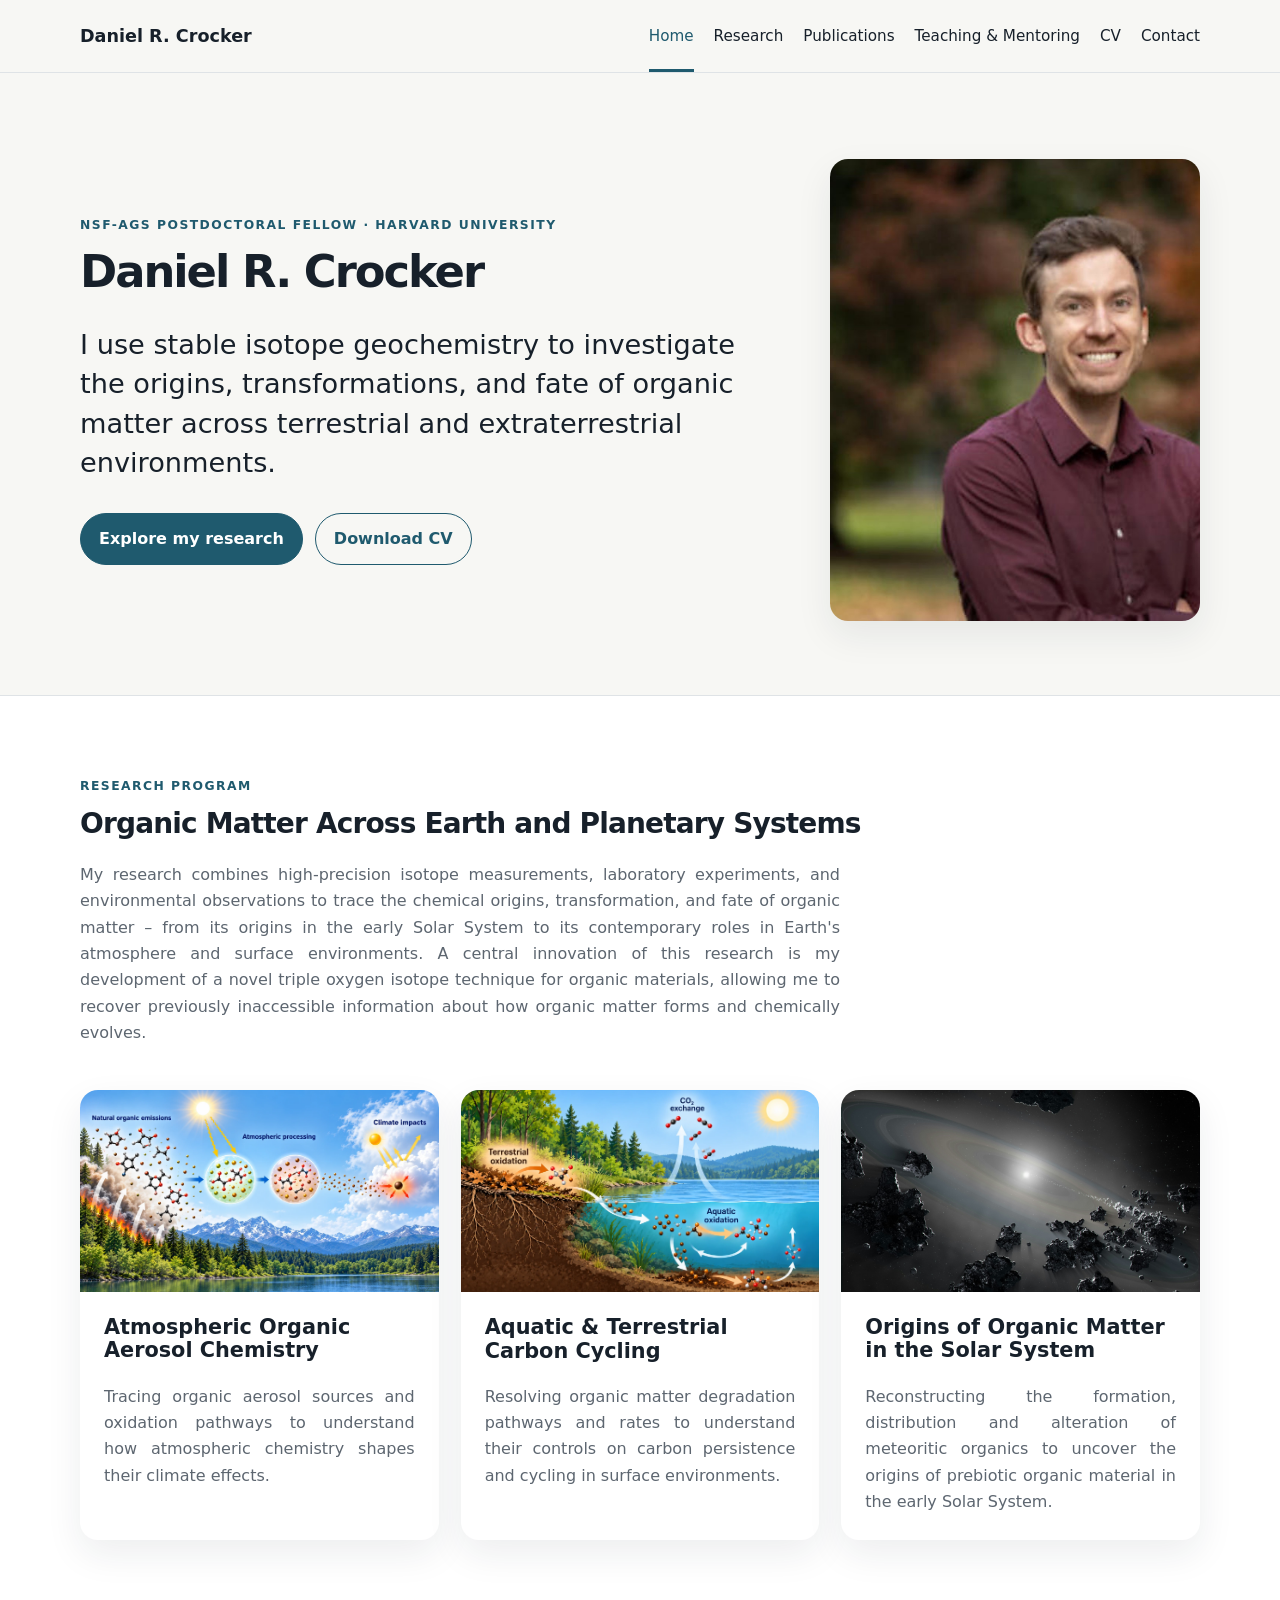
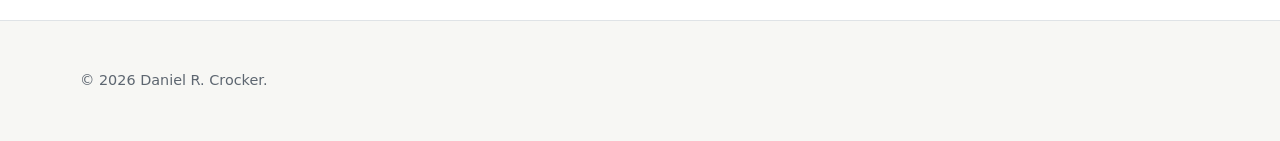
<file: index.html>
<!DOCTYPE html><html lang="en"><head><meta charset="UTF-8"><meta name="viewport" content="width=device-width, initial-scale=1.0"><title>Daniel R. Crocker | Home</title><link rel="stylesheet" href="styles.css"></head><body><header class="site-header"><div class="container nav-wrap"><a class="brand" href="index.html">Daniel R. Crocker</a><nav>
<a href="index.html" class="active">Home</a><a href="research.html" class="">Research</a><a href="publications.html" class="">Publications</a><a href="teaching.html" class="">Teaching & Mentoring</a><a href="assets/cv.pdf" target="_blank">CV</a><a href="contact.html" class="">Contact</a>
</nav></div></header>
<main><section class="hero"><div class="container hero-grid"><div><p class="eyebrow"><span class="nowrap">NSF-AGS</span> Postdoctoral Fellow · Harvard University</p>
<h1>Daniel R. Crocker</h1> 
<p class="lead">I use stable isotope geochemistry to investigate the origins, transformations, and fate of organic matter across terrestrial and extraterrestrial environments.</p>
<div class="button-row"><a class="button primary" href="research.html">Explore my research</a><a class="button secondary" href="assets/cv.pdf" target="_blank">Download CV</a></div></div><div class="hero-image-card"><img src="assets/headshot.jpg" alt="Headshot of Daniel R. Crocker"></div></div></section>
<section class="section alt"><div class="container"><p class="eyebrow">Research Program</p><h2>Organic Matter Across Earth and Planetary Systems</h2><p class="section-intro">My research combines <span class="nowrap">high-precision</span> isotope measurements, laboratory experiments, and environmental observations to trace the chemical origins, transformation, and fate of organic matter – from its origins in the early Solar System to its contemporary roles in Earth's atmosphere and surface environments. A central innovation of this research is my development of a novel triple oxygen isotope technique for organic materials, allowing me to recover previously inaccessible information about how organic matter forms and chemically evolves.</p><div class="card-grid">
<a class="research-card" href="research.html#aerosols"><img class="card-image" src="assets/research-aerosol-lifecycle.webp" alt="Organic aerosol life cycle: natural organic emissions from forests and fires are processed in the sunlit atmosphere from fresh to aged organic aerosol particles, which then scatter and absorb sunlight, affecting climate"><div class="card-body"><h3>Atmospheric Organic Aerosol Chemistry</h3><p>Tracing organic aerosol sources and oxidation pathways to understand how atmospheric chemistry shapes their climate effects.</p></div></a>
<a class="research-card" href="research.html#carbon-cycling"><img class="card-image" src="assets/research-carbon-cycling-scene.webp" alt="Organic matter oxidation across a forested lakeshore: terrestrial oxidation in soils, transport of organic matter into the lake, aquatic oxidation in the water and sediments, and CO2 exchange with the atmosphere"><div class="card-body"><h3>Aquatic &amp; Terrestrial Carbon Cycling</h3><p>Resolving organic matter degradation pathways and rates to understand their controls on carbon persistence and cycling in surface environments.</p></div></a>
<a class="research-card" href="research.html#meteorites"><figure class="card-figure"><img class="card-image" src="assets/research-solar-system.jpg" alt="Illustration of rocky debris orbiting a bright star inside a dusty disk"></figure><div class="card-body"><h3>Origins of Organic Matter in the Solar System</h3><p>Reconstructing the formation, distribution and alteration of meteoritic organics to uncover the origins of prebiotic organic material in the early Solar System.</p></div></a>
</div></div></section></main><footer><div class="container"><p>© <span id="year"></span> Daniel R. Crocker.</p></div></footer><script>document.getElementById("year").textContent=new Date().getFullYear();</script></body></html>
</file>
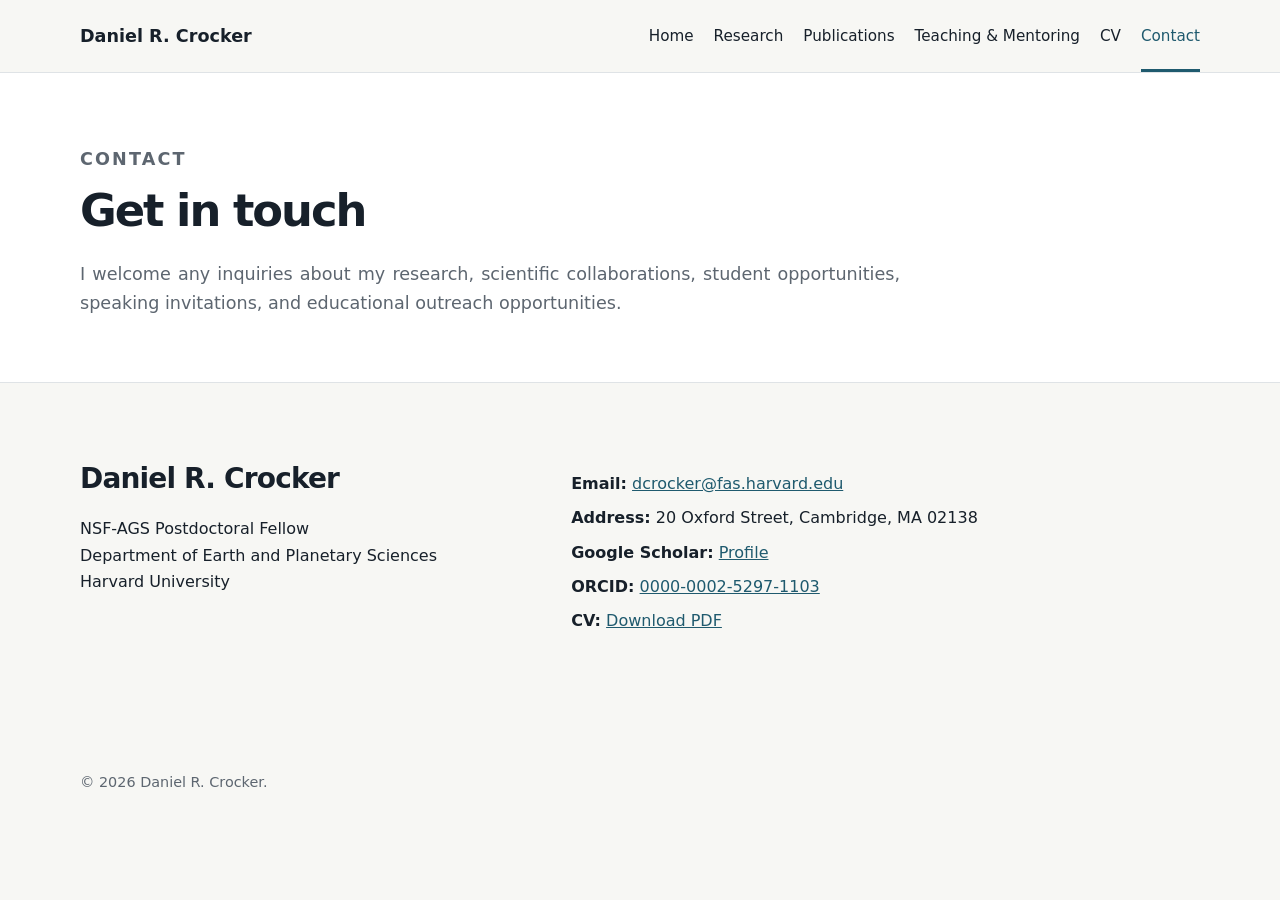
<file: contact.html>
<!DOCTYPE html><html lang="en"><head><meta charset="UTF-8"><meta name="viewport" content="width=device-width, initial-scale=1.0"><title>Daniel R. Crocker | Contact</title><link rel="stylesheet" href="styles.css"></head><body><header class="site-header"><div class="container nav-wrap"><a class="brand" href="index.html">Daniel R. Crocker</a><nav>
<a href="index.html" class="">Home</a><a href="research.html" class="">Research</a><a href="publications.html" class="">Publications</a><a href="teaching.html" class="">Teaching & Mentoring</a><a href="assets/cv.pdf" target="_blank">CV</a><a href="contact.html" class="active">Contact</a>
</nav></div></header>
<main><section class="page-hero"><div class="container"><p class="eyebrow">Contact</p><h1>Get in touch</h1><p>I welcome any inquiries about my research, scientific collaborations, student opportunities, speaking invitations, and educational outreach opportunities.</p></div></section>
<section class="section"><div class="container two-col"><div><h2>Daniel R. Crocker</h2><p><span class="nowrap">NSF-AGS</span> Postdoctoral Fellow<br>Department of Earth and Planetary Sciences<br>Harvard University</p></div><div class="contact-list"><p><strong>Email:</strong> <a href="mailto:dcrocker@fas.harvard.edu">dcrocker@fas.harvard.edu</a></p><p><strong>Address:</strong> 20 Oxford Street, Cambridge, MA 02138</p><p><strong>Google Scholar:</strong> <a href="https://scholar.google.com/citations?user=5tyEE5cAAAAJ&amp;hl=en" target="_blank" rel="noopener">Profile</a></p><p><strong>ORCID:</strong> <a href="https://orcid.org/0000-0002-5297-1103" target="_blank" rel="noopener">0000-0002-5297-1103</a></p><p><strong>CV:</strong> <a href="assets/cv.pdf" target="_blank">Download PDF</a></p></div></div></section></main><footer><div class="container"><p>© <span id="year"></span> Daniel R. Crocker.</p></div></footer><script>document.getElementById("year").textContent=new Date().getFullYear();</script></body></html>
</file>
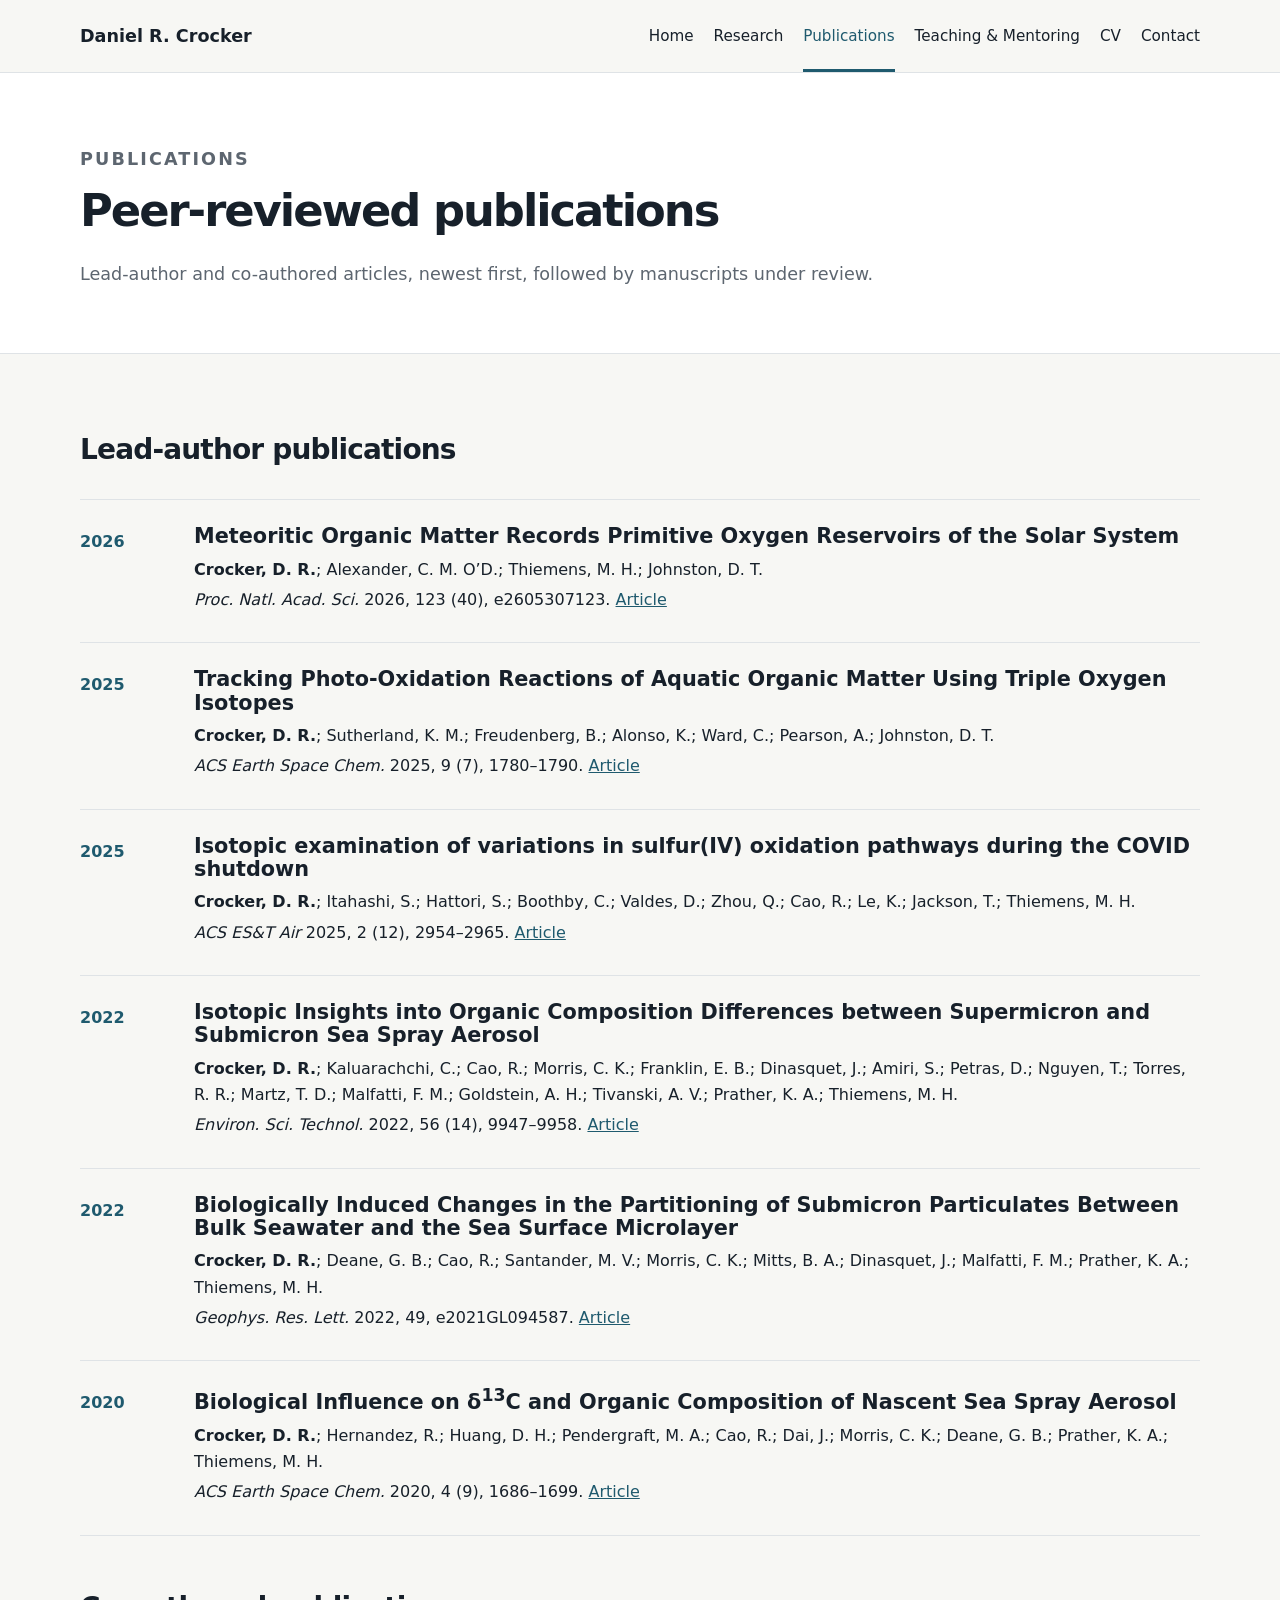
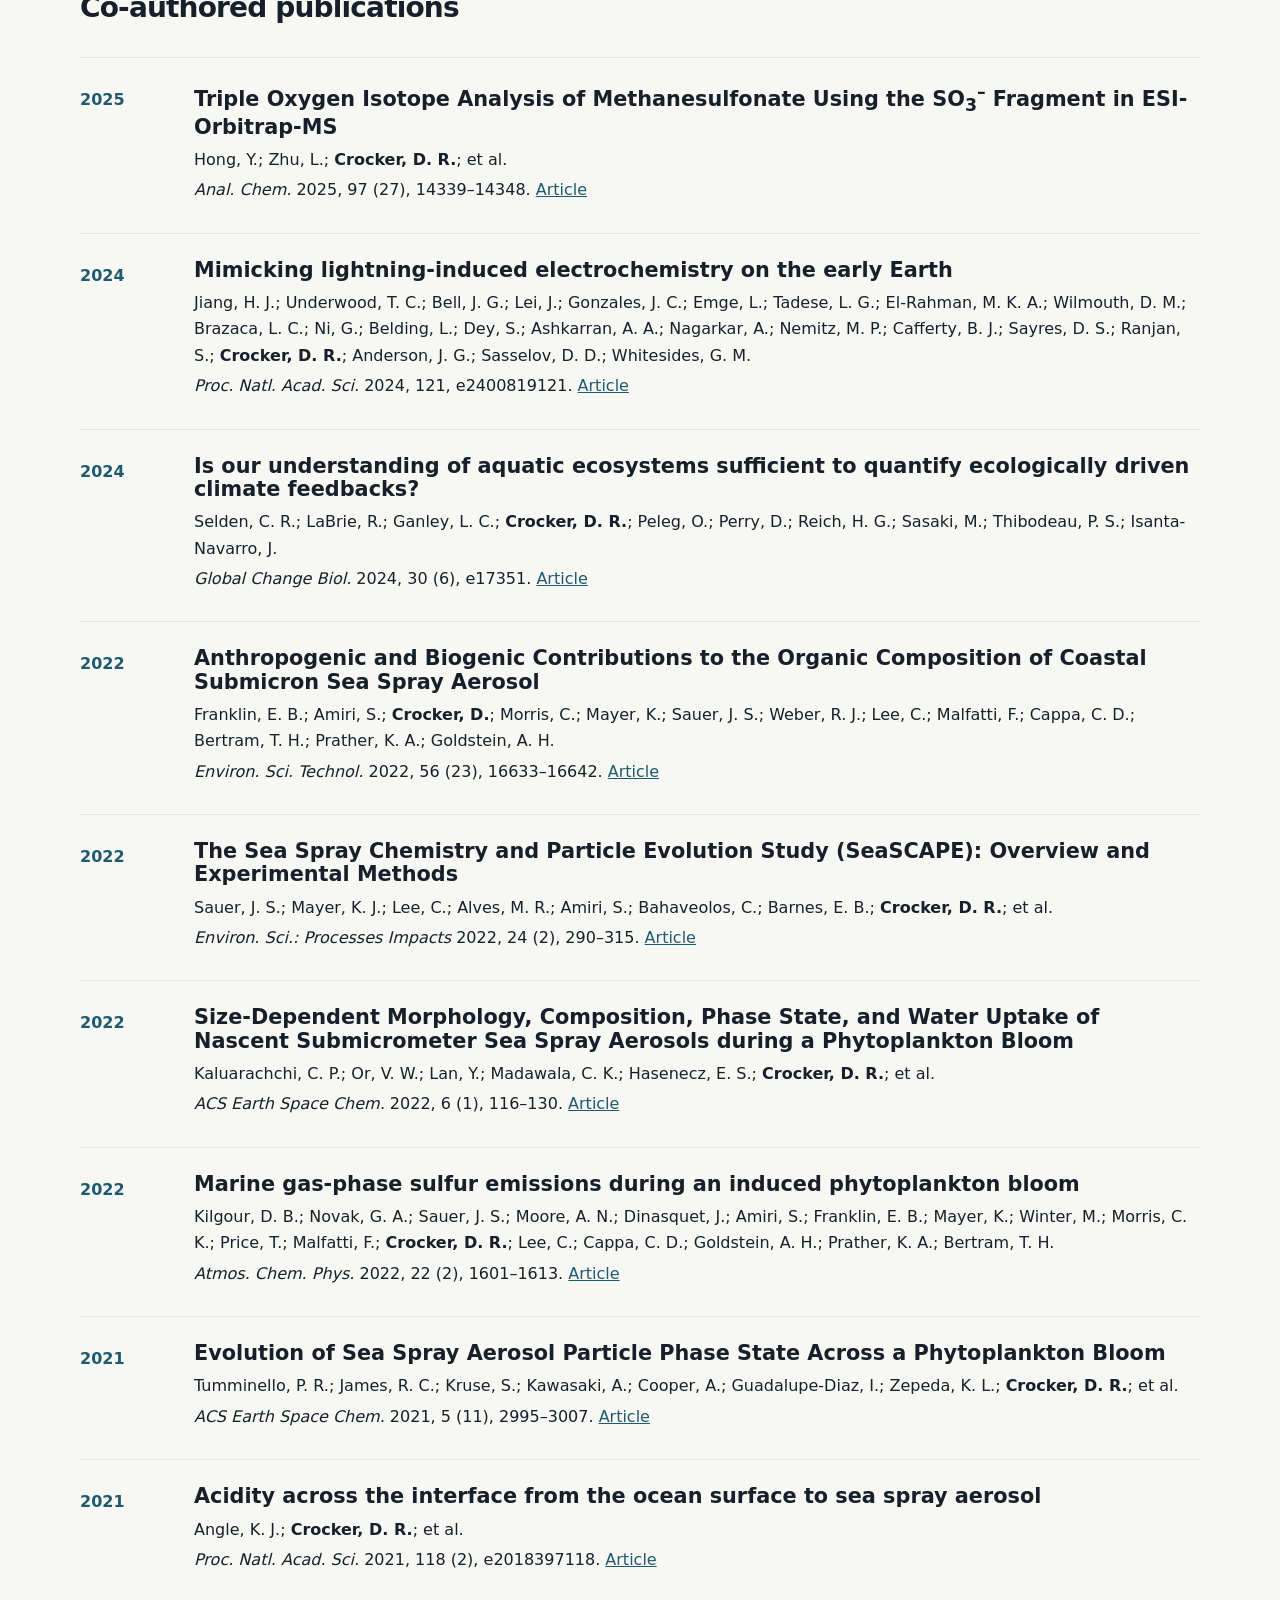
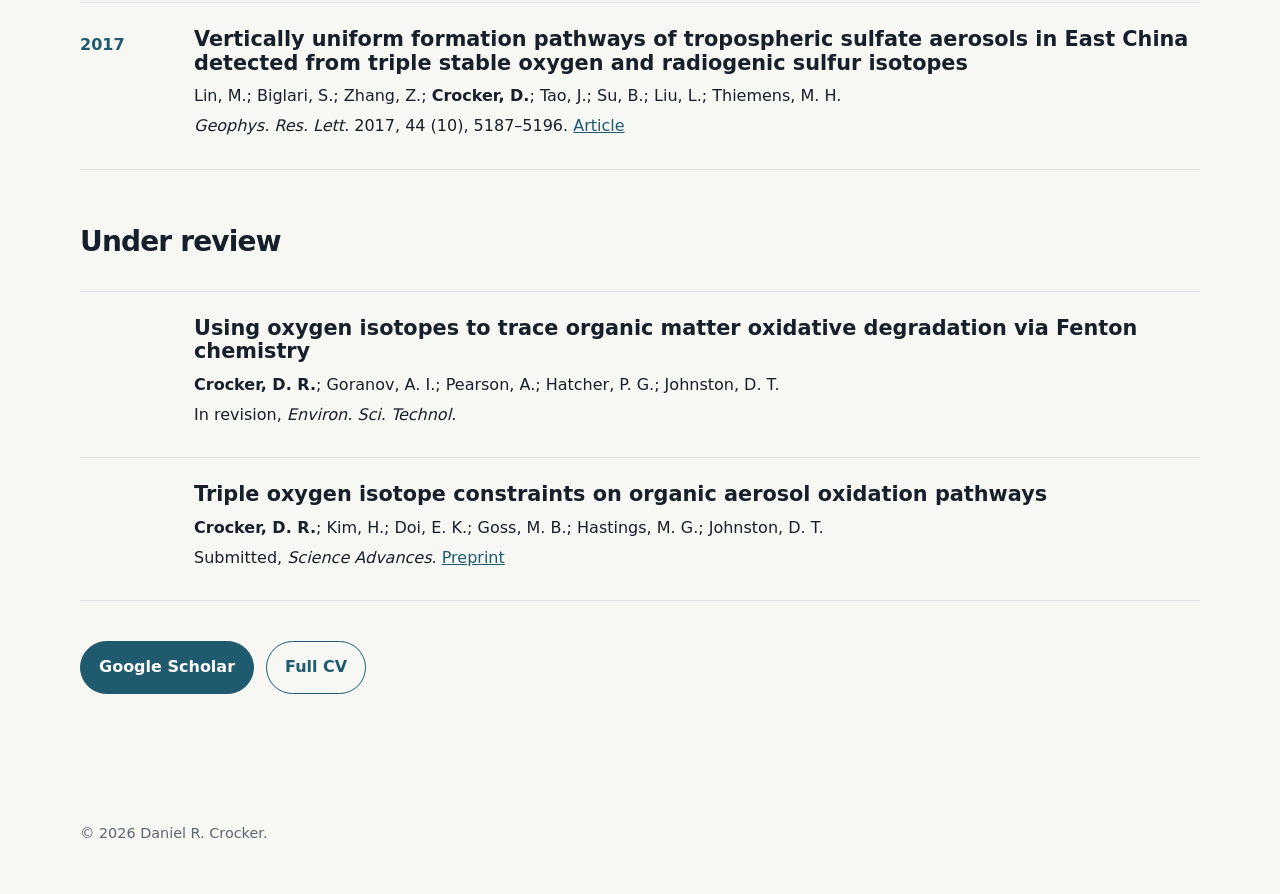
<file: publications.html>
<!DOCTYPE html><html lang="en"><head><meta charset="UTF-8"><meta name="viewport" content="width=device-width, initial-scale=1.0"><title>Daniel R. Crocker | Publications</title><link rel="stylesheet" href="styles.css"></head><body><header class="site-header"><div class="container nav-wrap"><a class="brand" href="index.html">Daniel R. Crocker</a><nav>
<a href="index.html" class="">Home</a><a href="research.html" class="">Research</a><a href="publications.html" class="active">Publications</a><a href="teaching.html" class="">Teaching & Mentoring</a><a href="assets/cv.pdf" target="_blank">CV</a><a href="contact.html" class="">Contact</a>
</nav></div></header>
<main><section class="page-hero"><div class="container"><p class="eyebrow">Publications</p><h1>Peer-reviewed publications</h1><p><span class="nowrap">Lead-author</span> and <span class="nowrap">co-authored</span> articles, newest first, followed by manuscripts under review.</p></div></section>
<section class="section"><div class="container">
<h2 class="pub-group-title"><span class="nowrap">Lead-author</span> publications</h2><div class="publication-list">
<article class="publication"><p class="pub-year">2026</p><div><h3>Meteoritic Organic Matter Records Primitive Oxygen Reservoirs of the Solar System</h3><p><strong>Crocker, D. R.</strong>; Alexander, C. M. O’D.; Thiemens, M. H.; Johnston, D. T.</p><p><em>Proc. Natl. Acad. Sci.</em> 2026, 123 (40), e2605307123. <a href="https://doi.org/10.1073/pnas.2605307123" target="_blank" rel="noopener">Article</a></p></div></article>
<article class="publication"><p class="pub-year">2025</p><div><h3>Tracking Photo-Oxidation Reactions of Aquatic Organic Matter Using Triple Oxygen Isotopes</h3><p><strong>Crocker, D. R.</strong>; Sutherland, K. M.; Freudenberg, B.; Alonso, K.; Ward, C.; Pearson, A.; Johnston, D. T.</p><p><em>ACS Earth Space Chem.</em> 2025, 9 (7), 1780–1790. <a href="https://doi.org/10.1021/acsearthspacechem.5c00057" target="_blank" rel="noopener">Article</a></p></div></article>
<article class="publication"><p class="pub-year">2025</p><div><h3>Isotopic examination of variations in sulfur(IV) oxidation pathways during the COVID shutdown</h3><p><strong>Crocker, D. R.</strong>; Itahashi, S.; Hattori, S.; Boothby, C.; Valdes, D.; Zhou, Q.; Cao, R.; Le, K.; Jackson, T.; Thiemens, M. H.</p><p><em>ACS ES&amp;T Air</em> 2025, 2 (12), 2954–2965. <a href="https://doi.org/10.1021/acsestair.5c00266" target="_blank" rel="noopener">Article</a></p></div></article>
<article class="publication"><p class="pub-year">2022</p><div><h3>Isotopic Insights into Organic Composition Differences between Supermicron and Submicron Sea Spray Aerosol</h3><p><strong>Crocker, D. R.</strong>; Kaluarachchi, C.; Cao, R.; Morris, C. K.; Franklin, E. B.; Dinasquet, J.; Amiri, S.; Petras, D.; Nguyen, T.; Torres, R. R.; Martz, T. D.; Malfatti, F. M.; Goldstein, A. H.; Tivanski, A. V.; Prather, K. A.; Thiemens, M. H.</p><p><em>Environ. Sci. Technol.</em> 2022, 56 (14), 9947–9958. <a href="https://doi.org/10.1021/acs.est.2c02154" target="_blank" rel="noopener">Article</a></p></div></article>
<article class="publication"><p class="pub-year">2022</p><div><h3>Biologically Induced Changes in the Partitioning of Submicron Particulates Between Bulk Seawater and the Sea Surface Microlayer</h3><p><strong>Crocker, D. R.</strong>; Deane, G. B.; Cao, R.; Santander, M. V.; Morris, C. K.; Mitts, B. A.; Dinasquet, J.; Malfatti, F. M.; Prather, K. A.; Thiemens, M. H.</p><p><em>Geophys. Res. Lett.</em> 2022, 49, e2021GL094587. <a href="https://doi.org/10.1029/2021GL094587" target="_blank" rel="noopener">Article</a></p></div></article>
<article class="publication"><p class="pub-year">2020</p><div><h3>Biological Influence on δ<sup>13</sup>C and Organic Composition of Nascent Sea Spray Aerosol</h3><p><strong>Crocker, D. R.</strong>; Hernandez, R.; Huang, D. H.; Pendergraft, M. A.; Cao, R.; Dai, J.; Morris, C. K.; Deane, G. B.; Prather, K. A.; Thiemens, M. H.</p><p><em>ACS Earth Space Chem.</em> 2020, 4 (9), 1686–1699. <a href="https://doi.org/10.1021/acsearthspacechem.0c00072" target="_blank" rel="noopener">Article</a></p></div></article>
</div>
<h2 class="pub-group-title">Co-authored publications</h2><div class="publication-list">
<article class="publication"><p class="pub-year">2025</p><div><h3>Triple Oxygen Isotope Analysis of Methanesulfonate Using the SO<sub>3</sub><sup>–</sup> Fragment in ESI-Orbitrap-MS</h3><p>Hong, Y.; Zhu, L.; <strong>Crocker, D. R.</strong>; et al.</p><p><em>Anal. Chem.</em> 2025, 97 (27), 14339–14348. <a href="https://doi.org/10.1021/acs.analchem.5c01382" target="_blank" rel="noopener">Article</a></p></div></article>
<article class="publication"><p class="pub-year">2024</p><div><h3>Mimicking lightning-induced electrochemistry on the early Earth</h3><p>Jiang, H. J.; Underwood, T. C.; Bell, J. G.; Lei, J.; Gonzales, J. C.; Emge, L.; Tadese, L. G.; El-Rahman, M. K. A.; Wilmouth, D. M.; Brazaca, L. C.; Ni, G.; Belding, L.; Dey, S.; Ashkarran, A. A.; Nagarkar, A.; Nemitz, M. P.; Cafferty, B. J.; Sayres, D. S.; Ranjan, S.; <strong>Crocker, D. R.</strong>; Anderson, J. G.; Sasselov, D. D.; Whitesides, G. M.</p><p><em>Proc. Natl. Acad. Sci.</em> 2024, 121, e2400819121. <a href="https://doi.org/10.1073/pnas.2400819121" target="_blank" rel="noopener">Article</a></p></div></article>
<article class="publication"><p class="pub-year">2024</p><div><h3>Is our understanding of aquatic ecosystems sufficient to quantify ecologically driven climate feedbacks?</h3><p>Selden, C. R.; LaBrie, R.; Ganley, L. C.; <strong>Crocker, D. R.</strong>; Peleg, O.; Perry, D.; Reich, H. G.; Sasaki, M.; Thibodeau, P. S.; Isanta-Navarro, J.</p><p><em>Global Change Biol.</em> 2024, 30 (6), e17351. <a href="https://doi.org/10.1111/gcb.17351" target="_blank" rel="noopener">Article</a></p></div></article>
<article class="publication"><p class="pub-year">2022</p><div><h3>Anthropogenic and Biogenic Contributions to the Organic Composition of Coastal Submicron Sea Spray Aerosol</h3><p>Franklin, E. B.; Amiri, S.; <strong>Crocker, D.</strong>; Morris, C.; Mayer, K.; Sauer, J. S.; Weber, R. J.; Lee, C.; Malfatti, F.; Cappa, C. D.; Bertram, T. H.; Prather, K. A.; Goldstein, A. H.</p><p><em>Environ. Sci. Technol.</em> 2022, 56 (23), 16633–16642. <a href="https://doi.org/10.1021/acs.est.2c04848" target="_blank" rel="noopener">Article</a></p></div></article>
<article class="publication"><p class="pub-year">2022</p><div><h3>The Sea Spray Chemistry and Particle Evolution Study (SeaSCAPE): Overview and Experimental Methods</h3><p>Sauer, J. S.; Mayer, K. J.; Lee, C.; Alves, M. R.; Amiri, S.; Bahaveolos, C.; Barnes, E. B.; <strong>Crocker, D. R.</strong>; et al.</p><p><em>Environ. Sci.: Processes Impacts</em> 2022, 24 (2), 290–315. <a href="https://doi.org/10.1039/D1EM00260K" target="_blank" rel="noopener">Article</a></p></div></article>
<article class="publication"><p class="pub-year">2022</p><div><h3>Size-Dependent Morphology, Composition, Phase State, and Water Uptake of Nascent Submicrometer Sea Spray Aerosols during a Phytoplankton Bloom</h3><p>Kaluarachchi, C. P.; Or, V. W.; Lan, Y.; Madawala, C. K.; Hasenecz, E. S.; <strong>Crocker, D. R.</strong>; et al.</p><p><em>ACS Earth Space Chem.</em> 2022, 6 (1), 116–130. <a href="https://doi.org/10.1021/acsearthspacechem.1c00306" target="_blank" rel="noopener">Article</a></p></div></article>
<article class="publication"><p class="pub-year">2022</p><div><h3>Marine gas-phase sulfur emissions during an induced phytoplankton bloom</h3><p>Kilgour, D. B.; Novak, G. A.; Sauer, J. S.; Moore, A. N.; Dinasquet, J.; Amiri, S.; Franklin, E. B.; Mayer, K.; Winter, M.; Morris, C. K.; Price, T.; Malfatti, F.; <strong>Crocker, D. R.</strong>; Lee, C.; Cappa, C. D.; Goldstein, A. H.; Prather, K. A.; Bertram, T. H.</p><p><em>Atmos. Chem. Phys.</em> 2022, 22 (2), 1601–1613. <a href="https://doi.org/10.5194/acp-22-1601-2022" target="_blank" rel="noopener">Article</a></p></div></article>
<article class="publication"><p class="pub-year">2021</p><div><h3>Evolution of Sea Spray Aerosol Particle Phase State Across a Phytoplankton Bloom</h3><p>Tumminello, P. R.; James, R. C.; Kruse, S.; Kawasaki, A.; Cooper, A.; Guadalupe-Diaz, I.; Zepeda, K. L.; <strong>Crocker, D. R.</strong>; et al.</p><p><em>ACS Earth Space Chem.</em> 2021, 5 (11), 2995–3007. <a href="https://doi.org/10.1021/acsearthspacechem.1c00186" target="_blank" rel="noopener">Article</a></p></div></article>
<article class="publication"><p class="pub-year">2021</p><div><h3>Acidity across the interface from the ocean surface to sea spray aerosol</h3><p>Angle, K. J.; <strong>Crocker, D. R.</strong>; et al.</p><p><em>Proc. Natl. Acad. Sci.</em> 2021, 118 (2), e2018397118. <a href="https://doi.org/10.1073/pnas.2018397118" target="_blank" rel="noopener">Article</a></p></div></article>
<article class="publication"><p class="pub-year">2017</p><div><h3>Vertically uniform formation pathways of tropospheric sulfate aerosols in East China detected from triple stable oxygen and radiogenic sulfur isotopes</h3><p>Lin, M.; Biglari, S.; Zhang, Z.; <strong>Crocker, D.</strong>; Tao, J.; Su, B.; Liu, L.; Thiemens, M. H.</p><p><em>Geophys. Res. Lett.</em> 2017, 44 (10), 5187–5196. <a href="https://doi.org/10.1002/2017GL073637" target="_blank" rel="noopener">Article</a></p></div></article>
</div>
<h2 class="pub-group-title">Under review</h2><div class="publication-list">
<article class="publication"><p class="pub-year"></p><div><h3>Using oxygen isotopes to trace organic matter oxidative degradation via Fenton chemistry</h3><p><strong>Crocker, D. R.</strong>; Goranov, A. I.; Pearson, A.; Hatcher, P. G.; Johnston, D. T.</p><p>In revision, <em>Environ. Sci. Technol.</em></p></div></article>
<article class="publication"><p class="pub-year"></p><div><h3>Triple oxygen isotope constraints on organic aerosol oxidation pathways</h3><p><strong>Crocker, D. R.</strong>; Kim, H.; Doi, E. K.; Goss, M. B.; Hastings, M. G.; Johnston, D. T.</p><p>Submitted, <em>Science Advances</em>. <a href="https://doi.org/10.21203/rs.3.rs-10959350/v1" target="_blank" rel="noopener">Preprint</a></p></div></article>
</div>
<div class="button-row"><a class="button primary" href="https://scholar.google.com/citations?user=5tyEE5cAAAAJ&amp;hl=en" target="_blank" rel="noopener">Google Scholar</a><a class="button secondary" href="assets/cv.pdf" target="_blank">Full CV</a></div></div></section></main><footer><div class="container"><p>© <span id="year"></span> Daniel R. Crocker.</p></div></footer><script>document.getElementById("year").textContent=new Date().getFullYear();</script></body></html>
</file>
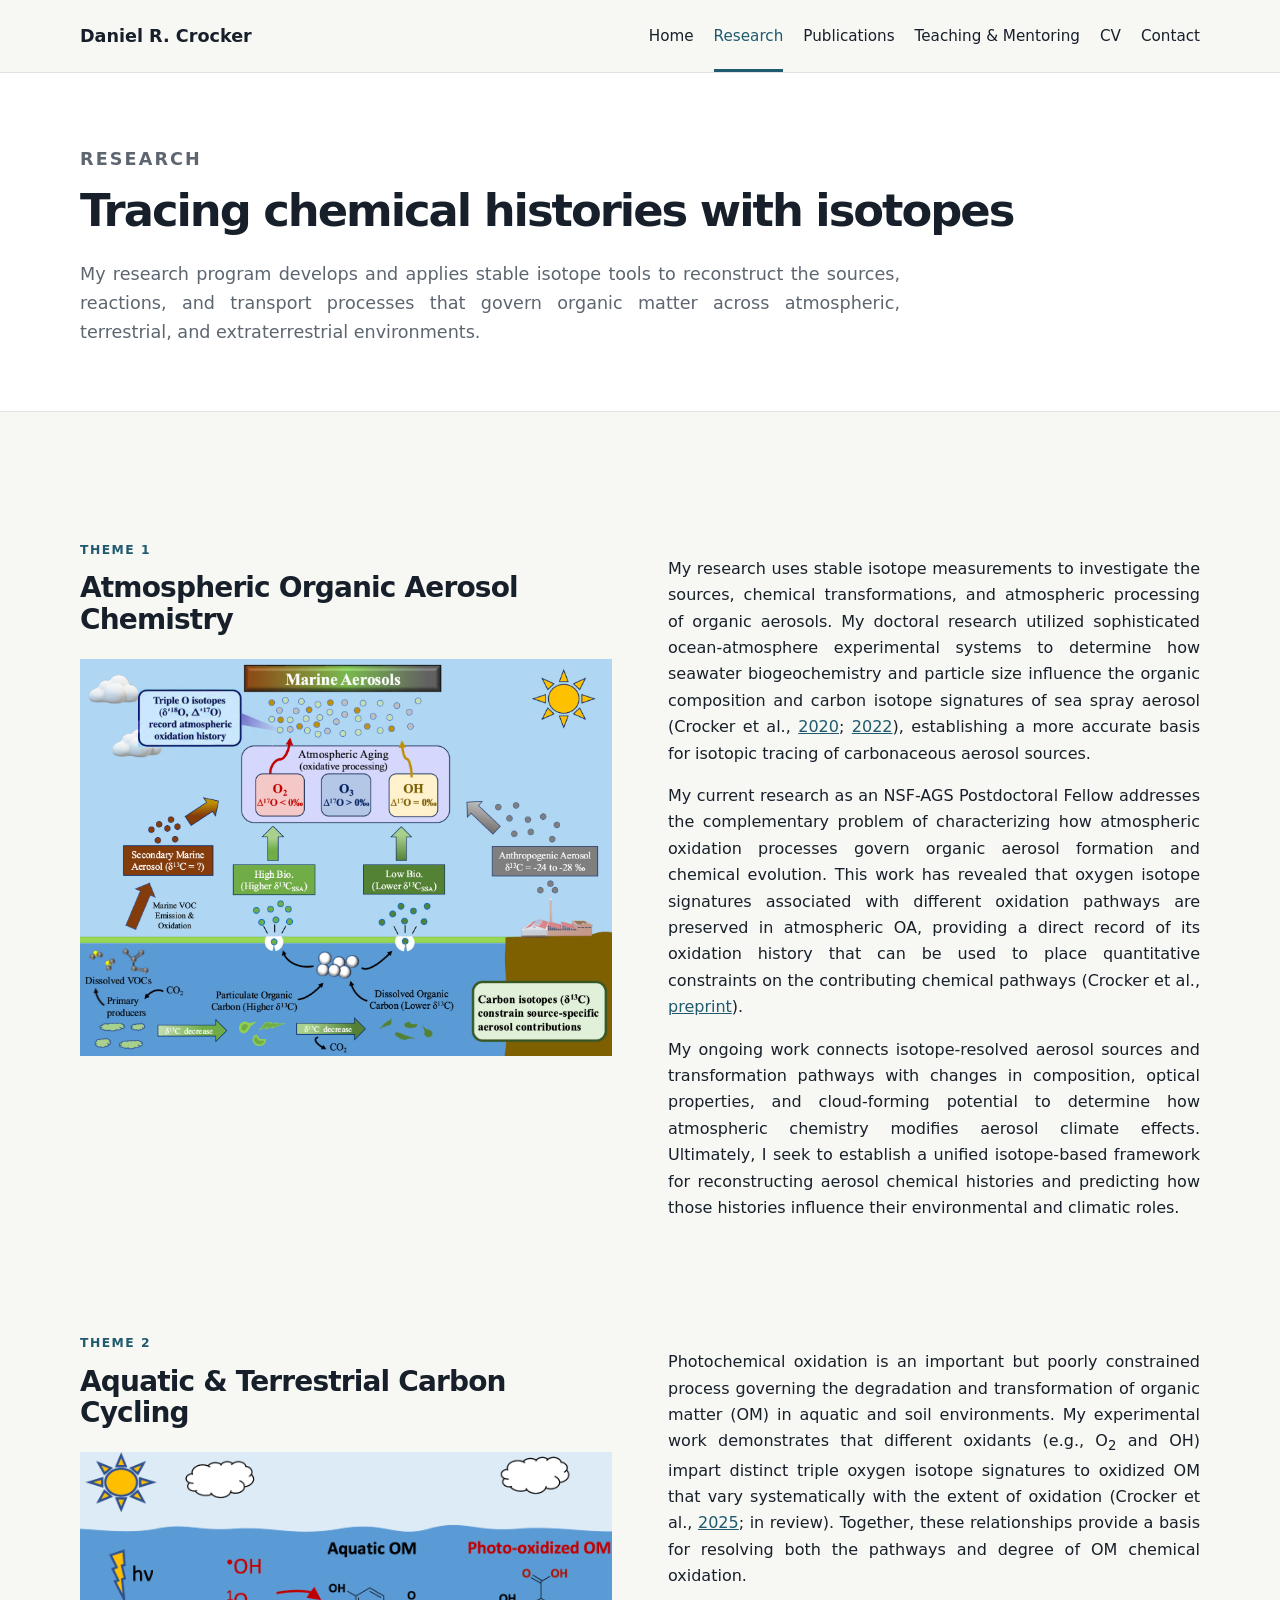
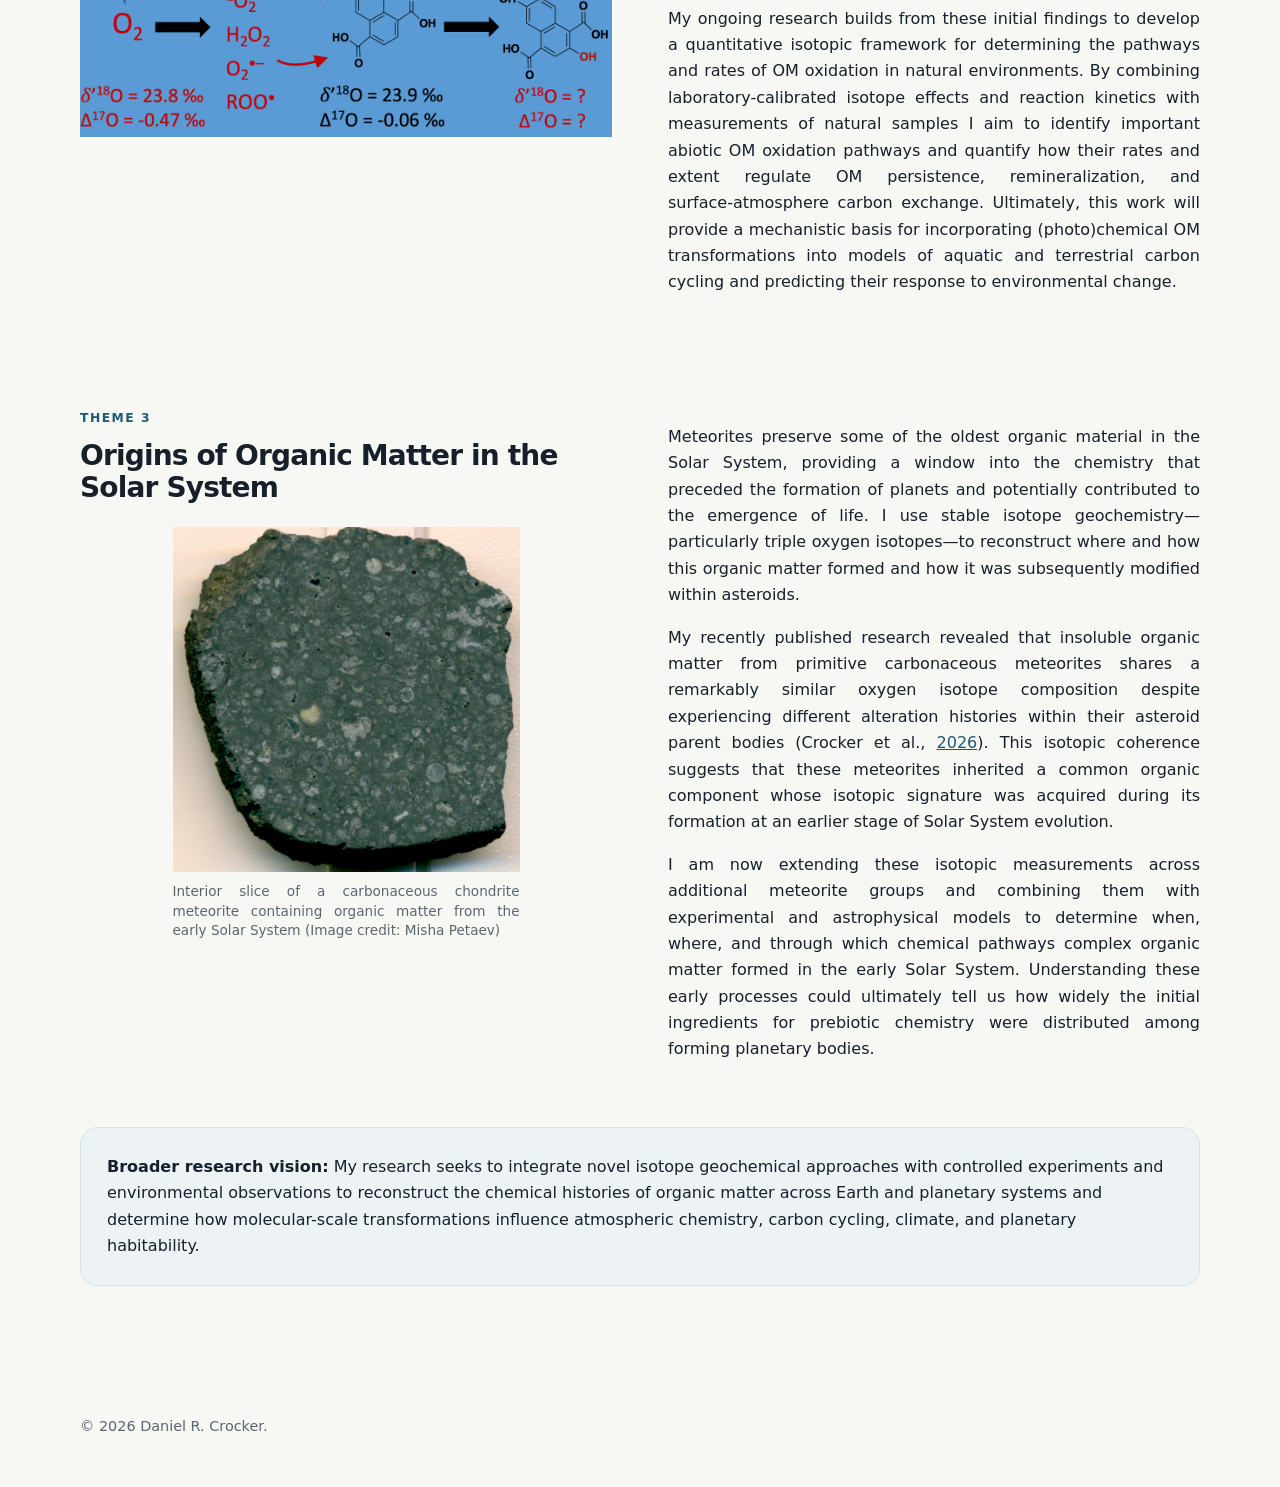
<file: research.html>
<!DOCTYPE html>
<html lang="en">

<head>
  <meta charset="UTF-8">
  <meta name="viewport" content="width=device-width, initial-scale=1.0">
  <title>Daniel R. Crocker | Research</title>
  <link rel="stylesheet" href="styles.css">
</head>

<body>

<header class="site-header">
  <div class="container nav-wrap">

    <a class="brand" href="index.html">Daniel R. Crocker</a>

    <nav>
      <a href="index.html">Home</a>
      <a href="research.html" class="active">Research</a>
      <a href="publications.html">Publications</a>
      <a href="teaching.html">Teaching & Mentoring</a>
      <a href="assets/cv.pdf" target="_blank">CV</a>
      <a href="contact.html">Contact</a>
    </nav>

  </div>
</header>


<main>

<!-- PAGE INTRODUCTION -->

<section class="page-hero">
  <div class="container">

    <p class="eyebrow">Research</p>

    <h1>Tracing chemical histories with isotopes</h1>

    <p>
      My research program develops and applies stable isotope tools to
      reconstruct the sources, reactions, and transport processes that govern
      organic matter across atmospheric, terrestrial, and extraterrestrial
      environments.
    </p>

  </div>
</section>


<!-- RESEARCH OVERVIEW -->

<section class="section">
  <div class="container">

    <!-- THEME 1 -->

    <div class="two-col section" id="aerosols">

      <div>
        <p class="eyebrow">Theme 1</p>
        <h2>Atmospheric Organic Aerosol Chemistry</h2>

        <figure class="research-figure">
          <img src="assets/research-marine-aerosol-oxidation.jpg"
               alt="Schematic of marine aerosol sources and atmospheric aging: sea spray aerosol from high- and low-biological-activity waters carries distinct carbon isotope (δ13C) signatures from particulate and dissolved organic carbon, alongside secondary marine aerosol from VOC oxidation and anthropogenic aerosol; oxidative processing by O2, O3, and OH imparts distinct triple oxygen isotope (Δ′17O) signatures that record the aerosol's atmospheric oxidation history">
        </figure>
      </div>

      <div>

        <p>
          My research uses stable isotope measurements to investigate the sources,
          chemical transformations, and atmospheric processing of organic aerosols.
          My doctoral research utilized sophisticated <span class="nowrap">ocean-atmosphere</span> experimental
          systems to determine how seawater biogeochemistry and particle size
          influence the organic composition and carbon isotope signatures of sea
          spray aerosol (Crocker et al., <a href="https://doi.org/10.1021/acsearthspacechem.0c00072" target="_blank" rel="noopener">2020</a>;
          <a href="https://doi.org/10.1021/acs.est.2c02154" target="_blank" rel="noopener">2022</a>), establishing a more accurate basis for
          isotopic tracing of carbonaceous aerosol sources.
        </p>

        <p>
          My current research as an <span class="nowrap">NSF-AGS</span> Postdoctoral Fellow addresses the
          complementary problem of characterizing how atmospheric oxidation processes
          govern organic aerosol formation and chemical evolution. This work has
          revealed that oxygen isotope signatures associated with different oxidation
          pathways are preserved in atmospheric OA, providing a direct record of its
          oxidation history that can be used to place quantitative constraints on the
          contributing chemical pathways (Crocker et al., <a href="https://doi.org/10.21203/rs.3.rs-10959350/v1" target="_blank" rel="noopener">preprint</a>).
        </p>

        <p>
          My ongoing work connects <span class="nowrap">isotope-resolved</span> aerosol sources and transformation
          pathways with changes in composition, optical properties, and <span class="nowrap">cloud-forming</span>
          potential to determine how atmospheric chemistry modifies aerosol climate
          effects. Ultimately, I seek to establish a unified <span class="nowrap">isotope-based</span> framework
          for reconstructing aerosol chemical histories and predicting how those
          histories influence their environmental and climatic roles.
        </p>

      </div>
    </div>


    <!-- THEME 2 -->

    <div class="two-col section" id="carbon-cycling">

      <div>
        <p class="eyebrow">Theme 2</p>
        <h2>Aquatic &amp; Terrestrial Carbon Cycling</h2>

        <figure class="research-figure">
          <img src="assets/research-carbon-cycling.png"
               alt="Schematic of aquatic organic matter photo-oxidation: sunlight converts dissolved O2 into reactive oxidants (hydroxyl radical, singlet oxygen, hydrogen peroxide, superoxide, peroxy radicals) that oxidize aquatic organic matter, with the oxygen isotope compositions of O2 and aquatic OM shown and those of photo-oxidized OM still unknown">
        </figure>
      </div>

      <div>

        <p>
          Photochemical oxidation is an important but poorly constrained process
          governing the degradation and transformation of organic matter (OM)
          in aquatic and soil environments. My experimental work demonstrates
          that different oxidants (e.g., O<sub>2</sub> and OH) impart distinct
          triple oxygen isotope signatures to oxidized OM that vary
          systematically with the extent of oxidation (Crocker et al.,
          <a href="https://doi.org/10.1021/acsearthspacechem.5c00057" target="_blank" rel="noopener">2025</a>;
          in review). Together, these relationships provide a basis for
          resolving both the pathways and degree of OM chemical oxidation.
        </p>

        <p>
          My ongoing research builds from these initial findings to develop a
          quantitative isotopic framework for determining the pathways and rates
          of OM oxidation in natural environments. By combining
          <span class="nowrap">laboratory-calibrated</span> isotope effects and reaction kinetics with
          measurements of natural samples I aim to identify important abiotic OM
          oxidation pathways and quantify how their rates and extent regulate OM
          persistence, remineralization, and <span class="nowrap">surface-atmosphere</span> carbon exchange.
          Ultimately, this work will provide a mechanistic basis for
          incorporating (photo)chemical OM transformations into models of
          aquatic and terrestrial carbon cycling and predicting their response
          to environmental change.
        </p>

      </div>
    </div>


    <!-- THEME 3 -->

    <div class="two-col section" id="meteorites">

      <div>
        <p class="eyebrow">Theme 3</p>
        <h2>Origins of Organic Matter in the Solar System</h2>

        <figure class="research-figure">
          <img src="assets/Carbonceous%20chondrite%20image_300%20dpi.jpeg"
               alt="Carbonaceous chondrite meteorite">
          <figcaption>
            Interior slice of a carbonaceous chondrite meteorite containing
            organic matter from the early Solar System
            <span class="image-credit">(Image credit: Misha Petaev)</span>
          </figcaption>
        </figure>
      </div>

      <div>

        <p>
          Meteorites preserve some of the oldest organic material in the Solar
          System, providing a window into the chemistry that preceded the
          formation of planets and potentially contributed to the emergence of
          life. I use stable isotope geochemistry—particularly triple oxygen
          isotopes—to reconstruct where and how this organic matter formed and
          how it was subsequently modified within asteroids.
        </p>

        <p>
          My recently published research revealed that insoluble organic matter from
          primitive carbonaceous meteorites shares a
          remarkably similar oxygen isotope composition despite experiencing
          different alteration histories within their asteroid
          parent bodies (Crocker et al.,
          <a href="https://doi.org/10.1073/pnas.2605307123" target="_blank" rel="noopener">2026</a>).
          This isotopic coherence
          suggests that these meteorites inherited a common organic component
          whose isotopic signature was acquired during its formation at an earlier stage of Solar
          System evolution.
        </p>

        <p>
          I am now extending these isotopic measurements across additional meteorite
          groups and combining them with experimental and astrophysical models
          to determine when, where, and through which chemical pathways complex organic
          matter formed in the early Solar System. Understanding these early processes
          could ultimately tell us how widely the initial ingredients for prebiotic
          chemistry were distributed among forming planetary bodies.
        </p>

      </div>
    </div>


    <!-- FUTURE RESEARCH -->

    <div class="callout">
      <strong>Broader research vision:</strong>
      My research seeks to integrate novel isotope geochemical approaches with controlled
      experiments and environmental observations to reconstruct the chemical
      histories of organic matter across Earth and planetary systems and
      determine how molecular-scale transformations influence atmospheric chemistry, carbon cycling,
      climate, and planetary habitability.
    </div>

  </div>
</section>

</main>


<footer>
  <div class="container">
    <p>© <span id="year"></span> Daniel R. Crocker.</p>
  </div>
</footer>


<script>
  document.getElementById("year").textContent = new Date().getFullYear();
</script>

</body>
</html>
</file>
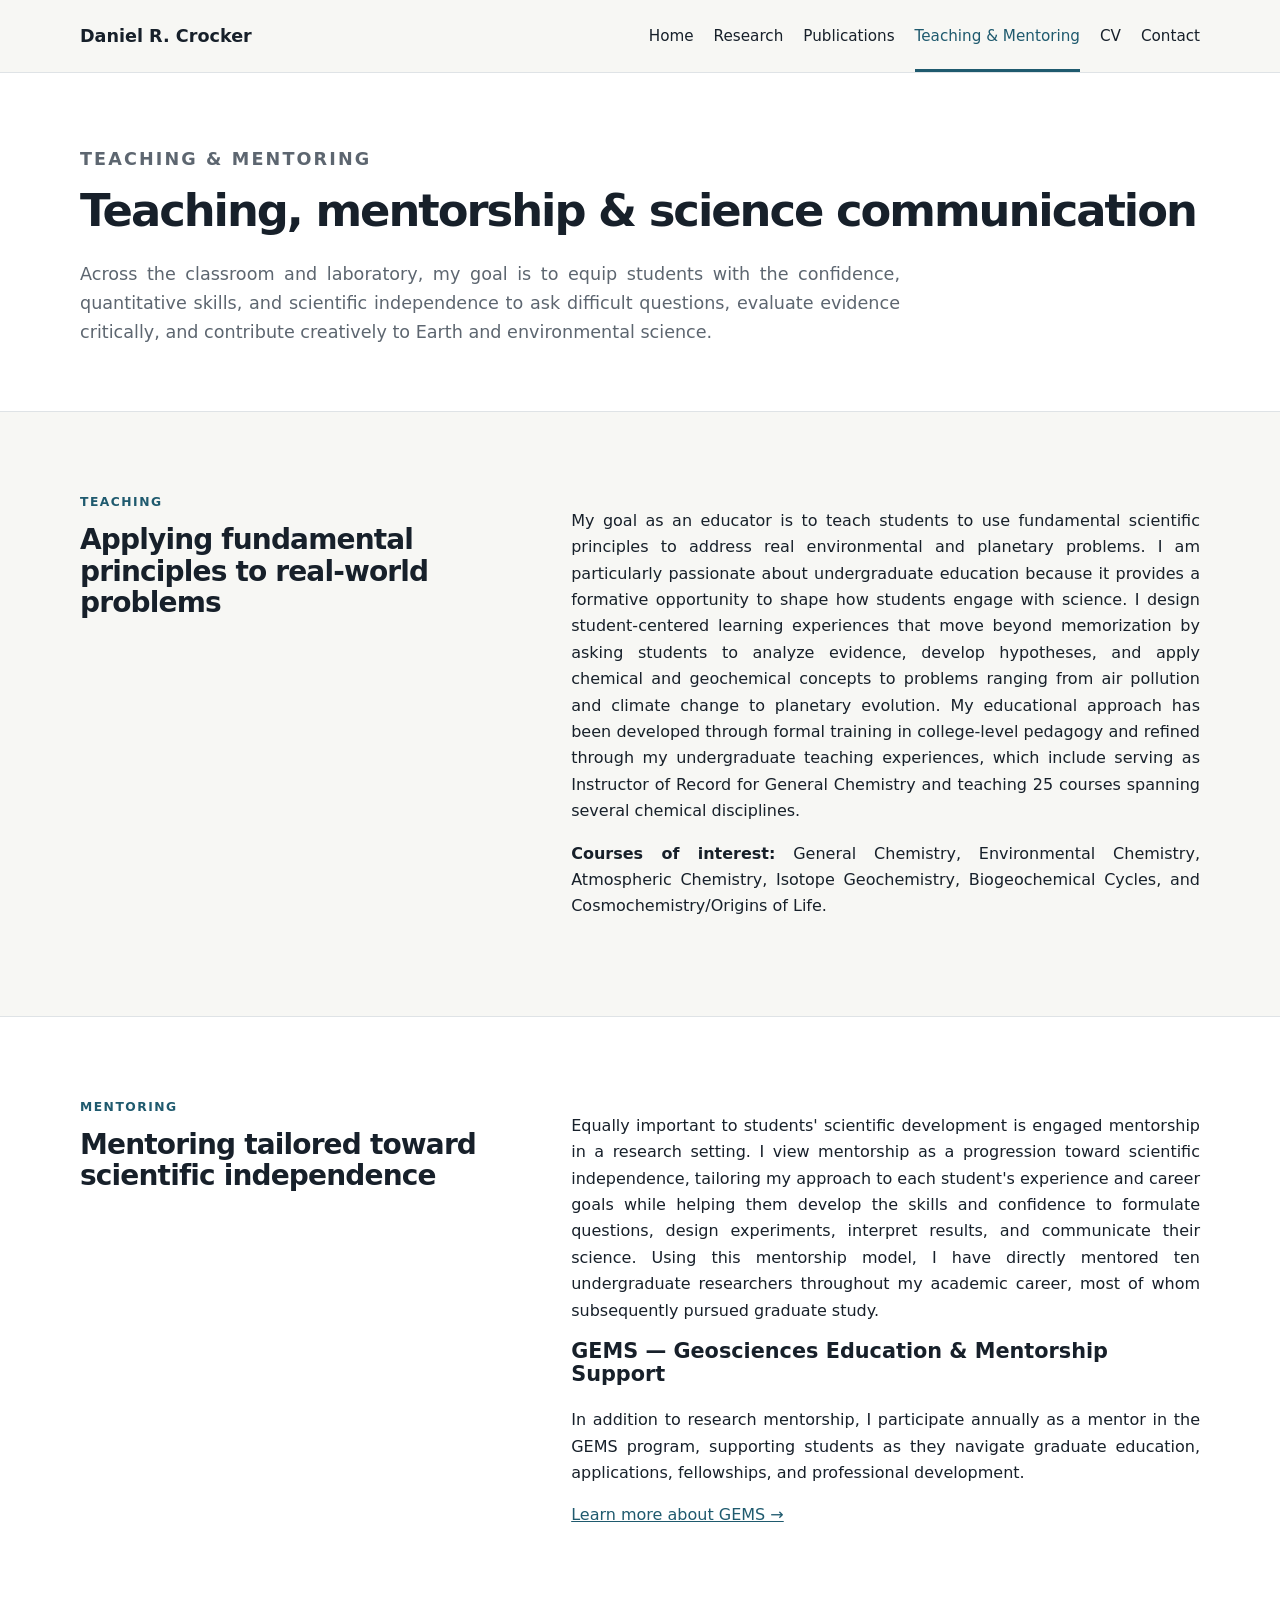
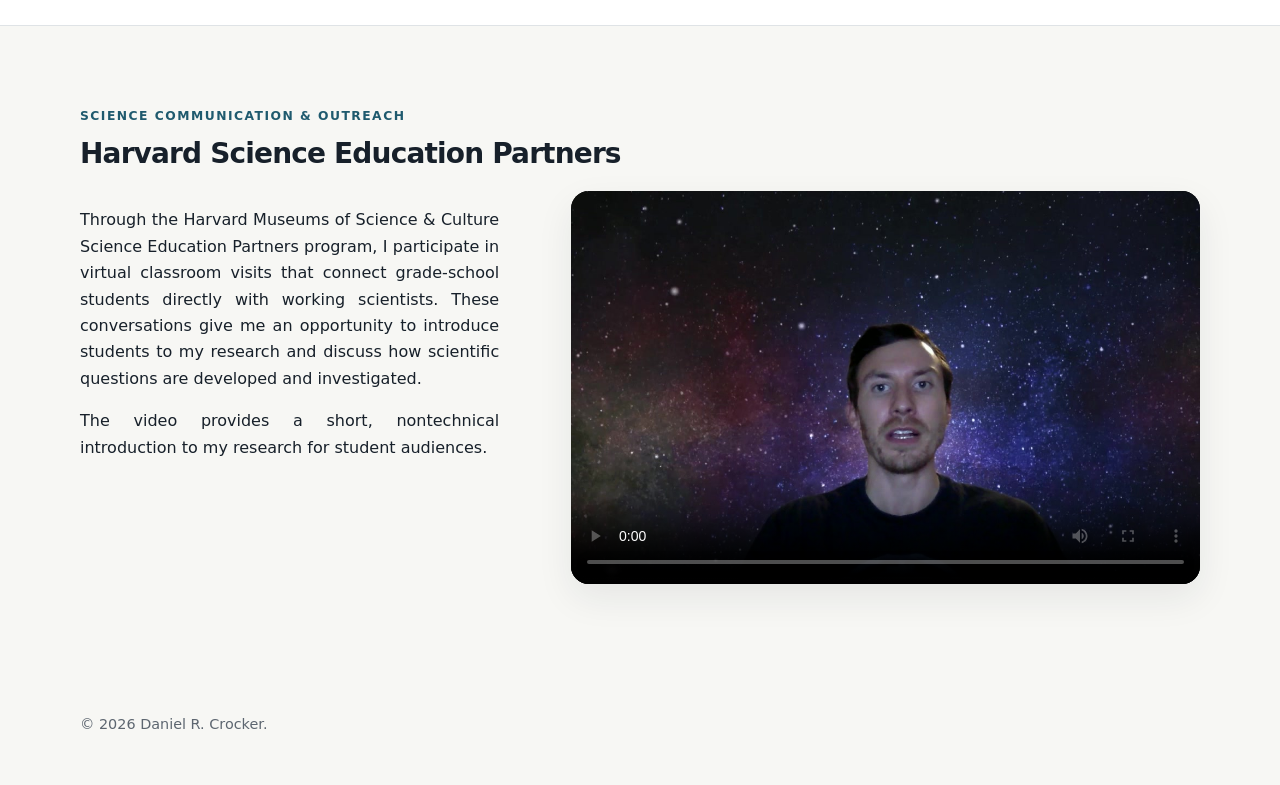
<file: teaching.html>
<!DOCTYPE html>
<html lang="en">
<head>
  <meta charset="UTF-8">
  <meta name="viewport" content="width=device-width, initial-scale=1.0">
  <title>Daniel R. Crocker | Teaching & Mentoring</title>
  <link rel="stylesheet" href="styles.css">
</head>
<body>
<header class="site-header"><div class="container nav-wrap"><a class="brand" href="index.html">Daniel R. Crocker</a><nav>
<a href="index.html">Home</a><a href="research.html">Research</a><a href="publications.html">Publications</a><a href="teaching.html" class="active">Teaching & Mentoring</a><a href="assets/cv.pdf" target="_blank">CV</a><a href="contact.html">Contact</a>
</nav></div></header>

<main>
<section class="page-hero"><div class="container"><p class="eyebrow">Teaching & Mentoring</p><h1>Teaching, mentorship & science communication</h1><p>Across the classroom and laboratory, my goal is to equip students with the confidence, quantitative skills, and scientific independence to ask difficult questions, evaluate evidence critically, and contribute creatively to Earth and environmental science.</p></div></section>

<section class="section"><div class="container two-col"><div><p class="eyebrow">Teaching</p><h2>Applying fundamental principles to real-world problems</h2></div><div><p>My goal as an educator is to teach students to use fundamental scientific principles to address real environmental and planetary problems. I am particularly passionate about undergraduate education because it provides a formative opportunity to shape how students engage with science. I design <span class="nowrap">student-centered</span> learning experiences that move beyond memorization by asking students to analyze evidence, develop hypotheses, and apply chemical and geochemical concepts to problems ranging from air pollution and climate change to planetary evolution. My educational approach has been developed through formal training in <span class="nowrap">college-level</span> pedagogy and refined through my undergraduate teaching experiences, which include serving as Instructor of Record for General Chemistry and teaching 25 courses spanning several chemical disciplines.</p><p><strong>Courses of interest:</strong> General Chemistry, Environmental Chemistry, Atmospheric Chemistry, Isotope Geochemistry, Biogeochemical Cycles, and Cosmochemistry/Origins of Life.</p></div></div></section>

<section class="section alt"><div class="container two-col"><div><p class="eyebrow">Mentoring</p><h2>Mentoring tailored toward scientific independence</h2></div><div><p>Equally important to students' scientific development is engaged mentorship in a research setting. I view mentorship as a progression toward scientific independence, tailoring my approach to each student's experience and career goals while helping them develop the skills and confidence to formulate questions, design experiments, interpret results, and communicate their science. Using this mentorship model, I have directly mentored ten undergraduate researchers throughout my academic career, most of whom subsequently pursued graduate study.</p><h3>GEMS — Geosciences Education & Mentorship Support</h3><p>In addition to research mentorship, I participate annually as a mentor in the GEMS program, supporting students as they navigate graduate education, applications, fellowships, and professional development.</p><p><a href="https://gems-program.org/" target="_blank" rel="noopener">Learn more about GEMS →</a></p></div></div></section>

<section class="section"><div class="container"><p class="eyebrow">Science Communication & Outreach</p><h2>Harvard Science Education Partners</h2><div class="two-col outreach-grid"><div><p>Through the Harvard Museums of Science & Culture Science Education Partners program, I participate in virtual classroom visits that connect <span class="nowrap">grade-school</span> students directly with working scientists. These conversations give me an opportunity to introduce students to my research and discuss how scientific questions are developed and investigated.</p><p>The video provides a short, nontechnical introduction to my research for student audiences.</p></div><div class="video-card"><video controls preload="metadata" poster="assets/sep-video-thumbnail.jpg"><source src="assets/sep-research-video.mp4" type="video/mp4">Your browser does not support embedded video.</video></div></div></div></section>
</main>

<footer><div class="container"><p>© <span id="year"></span> Daniel R. Crocker.</p></div></footer>
<script>document.getElementById("year").textContent=new Date().getFullYear();</script>
</body>
</html>
</file>
<file: styles.css>
:root{--bg:#f7f7f4;--surface:#fff;--text:#17202a;--muted:#5d6670;--accent:#1f5a6e;--line:#dfe3e6;--max:1120px;--radius:18px;--shadow:0 14px 36px rgba(20,35,45,.08)}
*{box-sizing:border-box}html{scroll-behavior:smooth}body{margin:0;font-family:Inter,ui-sans-serif,system-ui,-apple-system,BlinkMacSystemFont,"Segoe UI",sans-serif;color:var(--text);background:var(--bg);line-height:1.65}img{width:100%;display:block}a{color:var(--accent)}.container{width:min(var(--max),calc(100% - 40px));margin:auto}
.site-header{position:sticky;top:0;z-index:20;background:rgba(247,247,244,.96);backdrop-filter:blur(10px);border-bottom:1px solid var(--line)}.nav-wrap{min-height:72px;display:flex;justify-content:space-between;align-items:center;gap:24px}.brand{font-weight:800;text-decoration:none;color:var(--text);font-size:1.1rem}nav{display:flex;flex-wrap:wrap;gap:20px}nav a{text-decoration:none;color:var(--text);font-size:.95rem;padding:24px 0 20px;border-bottom:3px solid transparent}nav a:hover,nav a.active{color:var(--accent);border-bottom-color:var(--accent)}
.hero{padding:86px 0 74px}.hero-grid{display:grid;grid-template-columns:1.3fr .7fr;gap:64px;align-items:center}.eyebrow{margin:0 0 12px;text-transform:uppercase;letter-spacing:.12em;font-size:.77rem;font-weight:800;color:var(--accent)}h1,h2,h3{line-height:1.12;margin-top:0}h1{font-size:clamp(1.75rem,3.5vw,2.85rem);margin-bottom:24px;letter-spacing:-.045em}h2{font-size:clamp(1.35rem,2.2vw,1.75rem);margin-bottom:22px;letter-spacing:-.03em}h3{font-size:1.3rem}.lead{font-size:clamp(1.25rem,2.4vw,1.7rem);max-width:760px;line-height:1.45}.hero-copy,.section-intro{color:var(--muted);max-width:760px}.hero-image-card{overflow:hidden;border-radius:var(--radius);box-shadow:var(--shadow);background:var(--surface);aspect-ratio:4/5}.hero-image-card img{height:100%;object-fit:cover}
.section{padding:80px 0}.section.alt{background:var(--surface);border-top:1px solid var(--line);border-bottom:1px solid var(--line)}.page-hero{padding:72px 0 46px;border-bottom:1px solid var(--line);background:var(--surface)}.page-hero p{max-width:820px;color:var(--muted);font-size:1.1rem}
.button-row{display:flex;flex-wrap:wrap;gap:12px;margin-top:30px}.button{display:inline-block;padding:12px 18px;border-radius:999px;text-decoration:none;font-weight:700;border:1px solid var(--accent)}.button.primary{background:var(--accent);color:white}.button.secondary{background:transparent;color:var(--accent)}
.overview-image{border-radius:var(--radius);overflow:hidden;background:var(--surface);box-shadow:var(--shadow);margin-top:36px}.card-grid{margin-top:44px;display:grid;grid-template-columns:repeat(3,1fr);gap:22px}.research-card{overflow:hidden;border-radius:var(--radius);background:var(--surface);box-shadow:var(--shadow)}.card-body{padding:24px}.card-body p{margin-bottom:0;color:var(--muted)}.placeholder-box{aspect-ratio:16/10;border:1px dashed #aeb6bc;border-radius:14px;display:flex;align-items:center;justify-content:center;text-align:center;color:#7a838a;background:#eef0ef;padding:20px}
.publication-list{border-top:1px solid var(--line);margin-top:34px}.publication{display:grid;grid-template-columns:90px 1fr;gap:24px;padding:25px 0;border-bottom:1px solid var(--line)}.pub-year{font-weight:800;color:var(--accent);margin:0}.publication h3{margin-bottom:8px}.publication p{margin:4px 0}.two-col{display:grid;grid-template-columns:.8fr 1.2fr;gap:72px}.contact-list p{margin:8px 0}.callout{padding:26px;border-radius:var(--radius);background:#edf3f5;border:1px solid #d4e2e7}footer{padding:34px 0;color:var(--muted);font-size:.9rem}
@media(max-width:820px){.nav-wrap{align-items:flex-start;padding:18px 0;flex-direction:column}nav a{padding:0 0 7px}.hero-grid,.two-col,.card-grid{grid-template-columns:1fr}.publication{grid-template-columns:1fr;gap:4px}}

.pub-group-title {
  margin: 56px 0 0;
}
.pub-group-title:first-child {
  margin-top: 0;
}
.publication-list + .button-row {
  margin-top: 40px;
}

.outreach-grid { align-items: start; }
.video-card { overflow: hidden; border-radius: var(--radius); background: #000; box-shadow: var(--shadow); }
.video-card video { display: block; width: 100%; height: auto; }

#aerosols .research-figure,
#carbon-cycling .research-figure {
  margin: 1.5rem 0 0;
}

#meteorites .research-figure {
  max-width: 347px;
  margin: 1.5rem auto 0;
}
#meteorites .research-figure img {
  width: 347px;
  max-width: 100%;
}
#meteorites .research-figure figcaption {
  max-width: 347px;
  margin-top: 10px;
  font-size: .85rem;
  line-height: 1.45;
  color: var(--muted);
}

@media (min-width: 821px) {
  #aerosols.two-col,
  #carbon-cycling.two-col,
  #meteorites.two-col {
    grid-template-columns: 1fr 1fr;
    gap: 56px;
  }
}

.card-figure {
  margin: 0;
}
.card-figure img {
  aspect-ratio: 16/9;
  object-fit: cover;
}
.card-figure figcaption {
  padding: 8px 24px 0;
  font-size: .8rem;
  color: var(--muted);
}

a.research-card {
  display: block;
  color: inherit;
  text-decoration: none;
  transition: transform .15s ease, box-shadow .15s ease;
}
a.research-card:hover,
a.research-card:focus-visible {
  transform: translateY(-4px);
  box-shadow: 0 18px 40px rgba(20,35,45,.14);
}
a.research-card:hover h3 {
  color: var(--accent);
}
#aerosols, #carbon-cycling, #meteorites {
  scroll-margin-top: 90px;
}

/* Research page: tighter spacing between the overview figure and themes */
.container > .overview-image:first-child {
  margin-top: 0;
}
#aerosols.section, #carbon-cycling.section, #meteorites.section {
  padding: 48px 0;
}

.card-image {
  aspect-ratio: 16/9;
  object-fit: cover;
}

/* Justify body text (no hyphenation); eyebrows, citations and contact details stay left-aligned */
main p,
.research-figure figcaption {
  text-align: justify;
  hyphens: manual;
}
main p.eyebrow,
main p.lead,
.publication p,
.contact-list p {
  text-align: left;
}

/* Keep hyphenated words (e.g. "surface-atmosphere") on one line */
.nowrap {
  white-space: nowrap;
}
</file>
